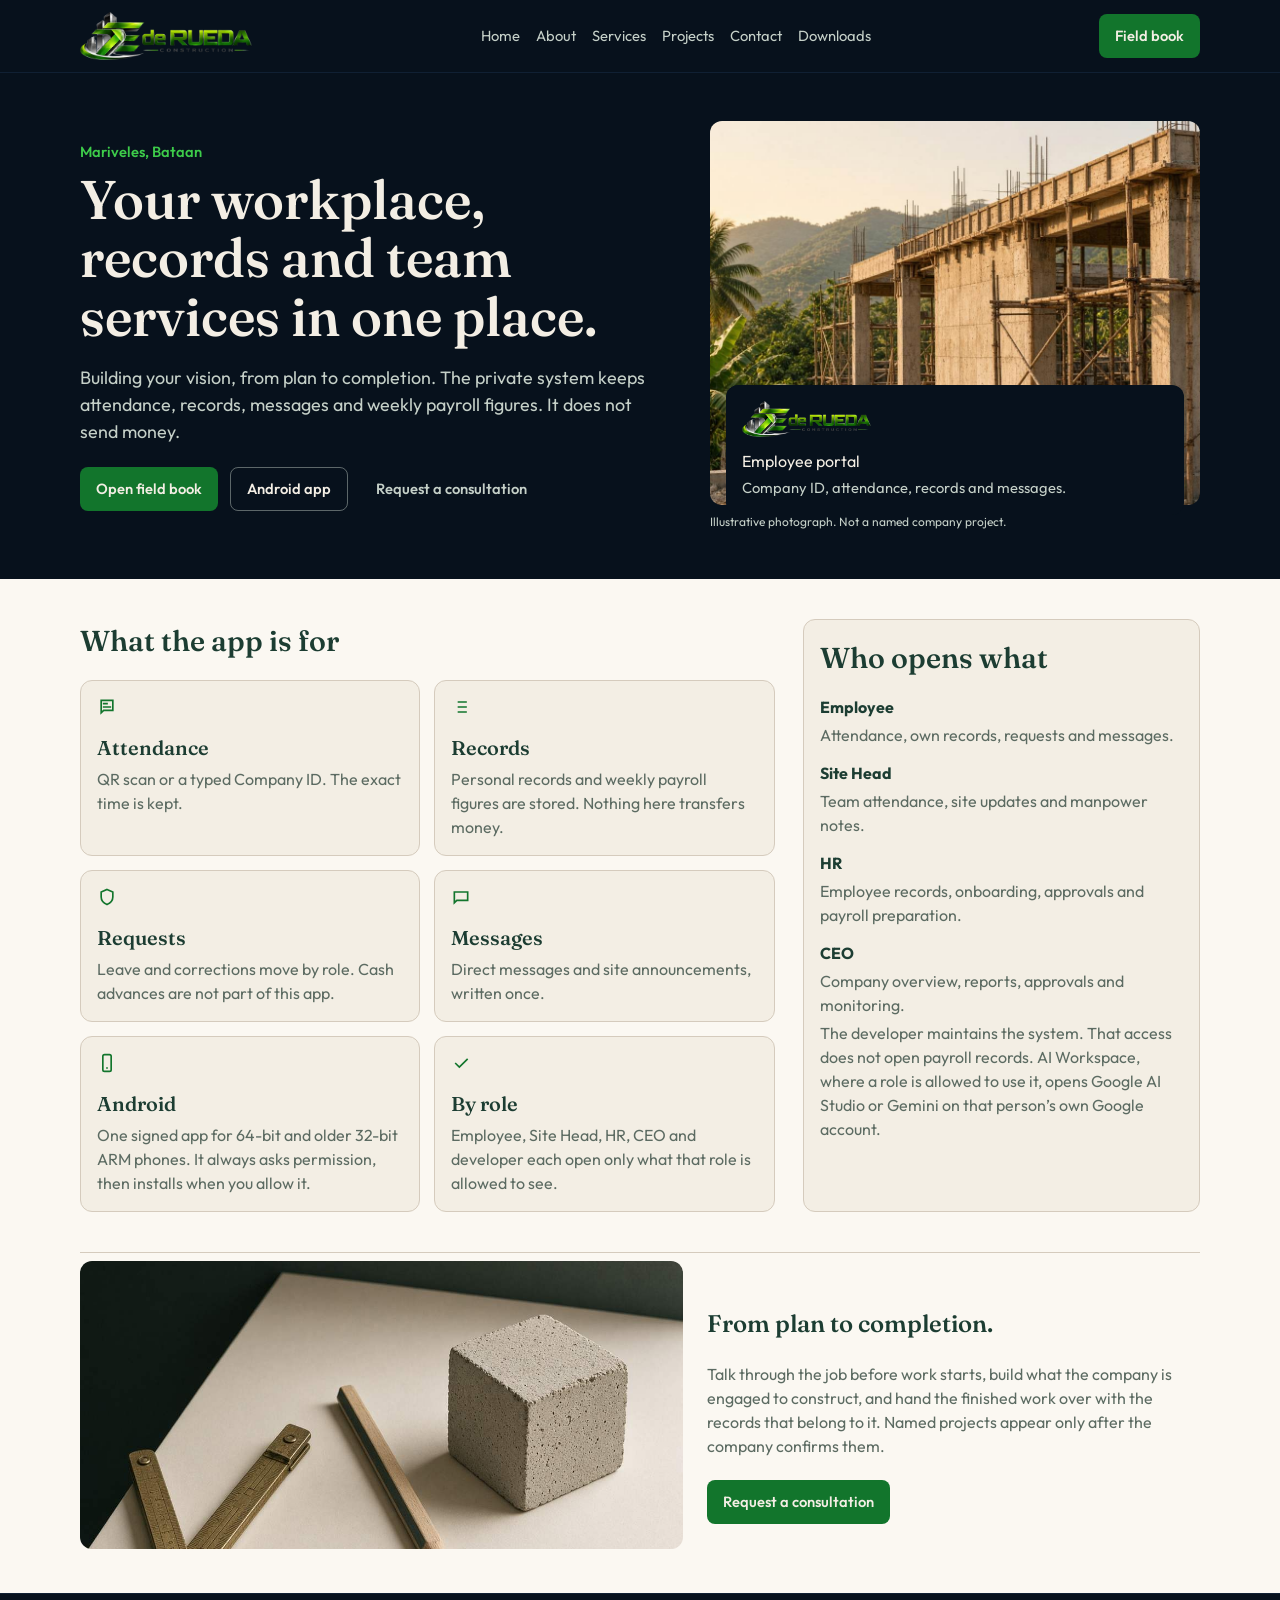
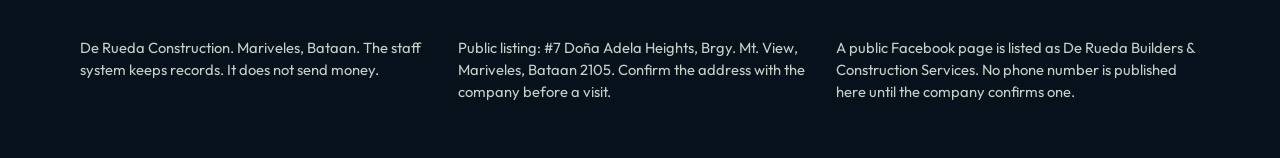
<file: site/index.html>
<!DOCTYPE html>
<html lang="en">
<head>
  <meta charset="utf-8" />
  <meta name="viewport" content="width=device-width, initial-scale=1" />
  <title>De Rueda Construction</title>
  <meta name="description" content="De Rueda Construction, Mariveles, Bataan. Workplace records, attendance and the Android field app. The system does not send money." />
  <meta name="theme-color" content="#07111c" />
  <link rel="icon" href="favicon.svg" />
  <meta property="og:title" content="De Rueda Construction" />
  <meta property="og:description" content="Workplace records, attendance and the Android field app. The system does not send money." />
  <meta property="og:image" content="og.jpg" />
  <meta property="og:type" content="website" />
  <link rel="preconnect" href="https://fonts.googleapis.com" />
  <link rel="preconnect" href="https://fonts.gstatic.com" crossorigin />
  <link href="https://fonts.googleapis.com/css2?family=Fraunces:opsz,wght@9..144,500;9..144,600&family=Outfit:wght@400;500;600&display=swap" rel="stylesheet" />
  <link rel="stylesheet" href="styles.css" />
</head>
<body>

<header class="bar">
  <div class="wrap">
    <div class="bar-row">
      <a class="brand" href="index.html" aria-label="De Rueda Construction">
        <img class="logo" src="brand/logo.webp" alt="De Rueda Construction" />
      </a>
      <nav class="desk">
        <a href="index.html">Home</a>
        <a href="about.html">About</a>
        <a href="services.html">Services</a>
        <a href="projects.html">Projects</a>
        <a href="contact.html">Contact</a>
        <a href="downloads.html">Downloads</a>
      </nav>
      <a class="btn gloss" href="field/index.html">Field book</a>
    </div>
    <nav class="mobile">
      <a href="index.html">Home</a>
      <a href="about.html">About</a>
      <a href="services.html">Services</a>
      <a href="projects.html">Projects</a>
      <a href="contact.html">Contact</a>
      <a href="downloads.html">Downloads</a>
      <a href="field/index.html">Field book</a>
    </nav>
  </div>
</header>

<main>
  <section class="hero">
    <div class="wrap hero-grid">
      <div>
        <p class="kicker">Mariveles, Bataan</p>
        <h1>Your workplace, records and team services in one place.</h1>
        <p class="lead">Building your vision, from plan to completion. The private system keeps attendance, records, messages and weekly payroll figures. It does not send money.</p>
        <div class="actions">
          <a class="btn gloss" href="field/index.html">Open field book</a>
          <a class="btn ghost" href="downloads.html">Android app</a>
          <a class="btn text" href="contact.html">Request a consultation</a>
        </div>
      </div>
      <figure class="shot">
        <img class="photo" src="images/site-dusk.jpg" alt="Timber formwork and scaffolding on a low building at dusk, with hills behind" />
        <div class="float">
          <img class="logo" src="brand/logo.webp" alt="De Rueda Construction" />
          <p>Employee portal</p>
          <p class="sub">Company ID, attendance, records and messages.</p>
        </div>
        <figcaption>Illustrative photograph. Not a named company project.</figcaption>
      </figure>
    </div>
  </section>

  <section class="wrap home-grid">
    <div>
      <h2>What the app is for</h2>
      <ul class="points">
        <li>
          <svg class="mark" viewBox="0 0 24 24" fill="none" stroke="currentColor" stroke-width="2" aria-hidden="true"><path d="M7 12h10M7 8h6M5 4h14v12H8l-3 3z"/></svg>
          <h3>Attendance</h3>
          <p class="muted">QR scan or a typed Company ID. The exact time is kept.</p>
        </li>
        <li>
          <svg class="mark" viewBox="0 0 24 24" fill="none" stroke="currentColor" stroke-width="2" aria-hidden="true"><path d="M8 6h11M8 12h11M8 18h11M4 6h.01M4 12h.01M4 18h.01"/></svg>
          <h3>Records</h3>
          <p class="muted">Personal records and weekly payroll figures are stored. Nothing here transfers money.</p>
        </li>
        <li>
          <svg class="mark" viewBox="0 0 24 24" fill="none" stroke="currentColor" stroke-width="2" aria-hidden="true"><path d="M12 3l7 3v6c0 5-3.5 7.5-7 9-3.5-1.5-7-4-7-9V6z"/></svg>
          <h3>Requests</h3>
          <p class="muted">Leave and corrections move by role. Cash advances are not part of this app.</p>
        </li>
        <li>
          <svg class="mark" viewBox="0 0 24 24" fill="none" stroke="currentColor" stroke-width="2" aria-hidden="true"><path d="M4 6h16v10H7l-3 3z"/></svg>
          <h3>Messages</h3>
          <p class="muted">Direct messages and site announcements, written once.</p>
        </li>
        <li>
          <svg class="mark" viewBox="0 0 24 24" fill="none" stroke="currentColor" stroke-width="2" aria-hidden="true"><rect x="7" y="2" width="10" height="20" rx="2"/><path d="M11 18h2"/></svg>
          <h3>Android</h3>
          <p class="muted">One signed app for 64-bit and older 32-bit ARM phones. It always asks permission, then installs when you allow it.</p>
        </li>
        <li>
          <svg class="mark" viewBox="0 0 24 24" fill="none" stroke="currentColor" stroke-width="2" aria-hidden="true"><path d="M5 12l5 5L20 7"/></svg>
          <h3>By role</h3>
          <p class="muted">Employee, Site Head, HR, CEO and developer each open only what that role is allowed to see.</p>
        </li>
      </ul>
    </div>
    <aside class="roles">
      <h2>Who opens what</h2>
      <ul>
        <li><strong>Employee</strong><p class="muted">Attendance, own records, requests and messages.</p></li>
        <li><strong>Site Head</strong><p class="muted">Team attendance, site updates and manpower notes.</p></li>
        <li><strong>HR</strong><p class="muted">Employee records, onboarding, approvals and payroll preparation.</p></li>
        <li><strong>CEO</strong><p class="muted">Company overview, reports, approvals and monitoring.</p></li>
      </ul>
      <p class="muted">The developer maintains the system. That access does not open payroll records. AI Workspace, where a role is allowed to use it, opens Google AI Studio or Gemini on that person’s own Google account.</p>
    </aside>
  </section>

  <section class="wrap close">
    <img src="images/materials.jpg" alt="Brass ruler, pencil and a concrete cube on cream paper" />
    <div>
      <h2>From plan to completion.</h2>
      <p class="muted">Talk through the job before work starts, build what the company is engaged to construct, and hand the finished work over with the records that belong to it. Named projects appear only after the company confirms them.</p>
      <div class="actions">
        <a class="btn gloss" href="contact.html">Request a consultation</a>
      </div>
    </div>
  </section>
</main>

<footer>
  <div class="wrap foot">
    <p>De Rueda Construction. Mariveles, Bataan. The staff system keeps records. It does not send money.</p>
    <p>Public listing: #7 Doña Adela Heights, Brgy. Mt. View, Mariveles, Bataan 2105. Confirm the address with the company before a visit.</p>
    <p>A public Facebook page is listed as De Rueda Builders & Construction Services. No phone number is published here until the company confirms one.</p>
  </div>
</footer>

</body>
</html>
</file>
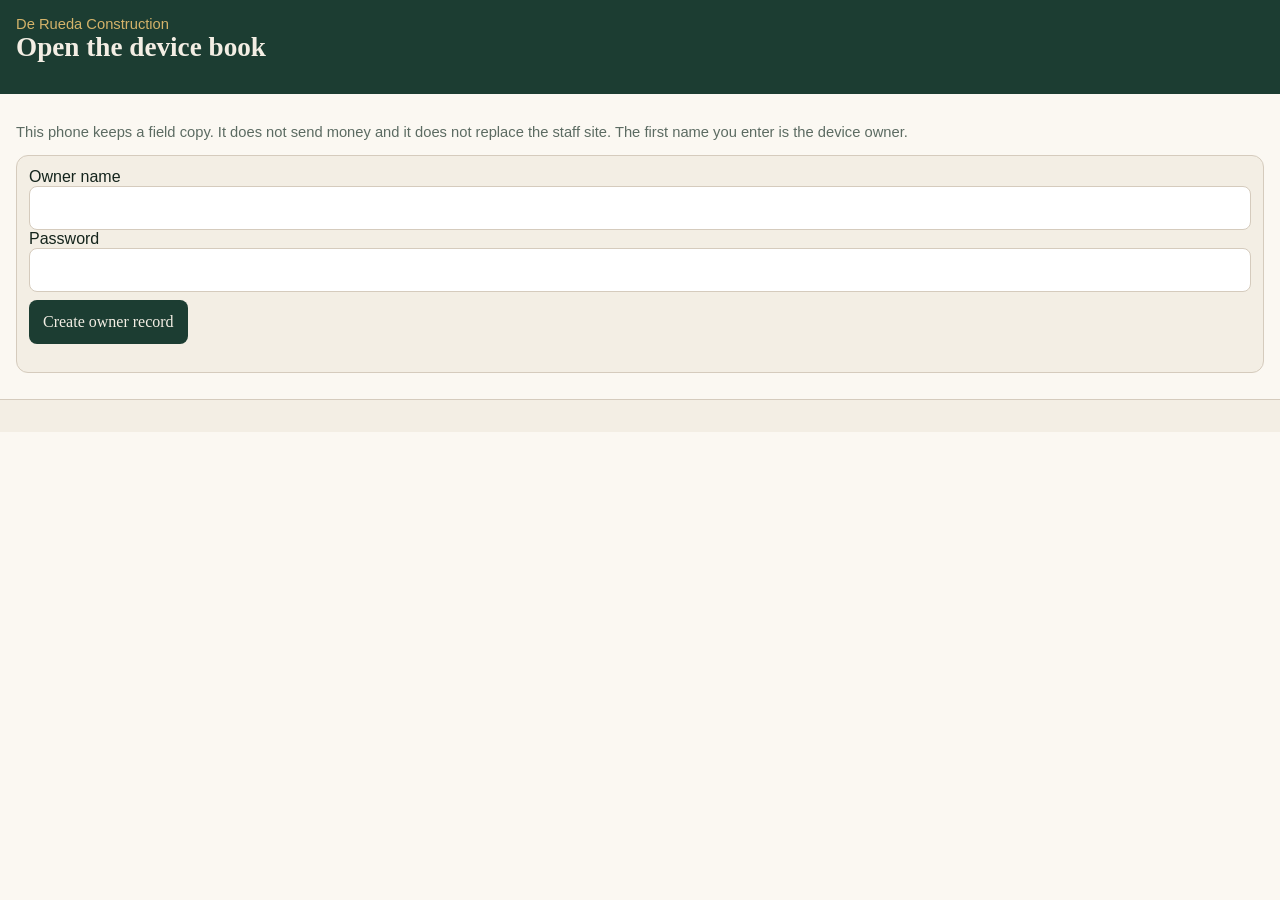
<file: site/field/index.html>
<!DOCTYPE html>
<html lang="en">
<head>
  <meta charset="utf-8" />
  <meta name="viewport" content="width=device-width, initial-scale=1" />
  <title>De Rueda</title>
  <style>
    :root { color-scheme: light; --ink:#14241c; --forest:#1c3d32; --brass:#a6843d; --paper:#fbf8f2; --cream:#f3eee4; --line:#d5cbbd; --muted:#5c6b62; --danger:#8d3b32; }
    * { box-sizing: border-box; }
    body { margin: 0; font-family: Georgia, "Times New Roman", serif; background: var(--paper); color: var(--ink); }
    header, main, nav { padding: 16px; }
    header { background: var(--forest); color: var(--cream); }
    h1 { font-size: 1.7rem; margin: 0; }
    p, label { font-family: "Segoe UI", sans-serif; }
    button, input, select { font: inherit; min-height: 44px; }
    button { background: var(--forest); color: var(--cream); border: 0; border-radius: 8px; padding: 0 14px; }
    button.alt { background: transparent; color: var(--forest); border: 1px solid var(--line); }
    input, select, textarea { width: 100%; border: 1px solid var(--line); border-radius: 8px; padding: 8px; background: white; }
    nav { position: sticky; bottom: 0; display: flex; gap: 6px; background: var(--cream); border-top: 1px solid var(--line); }
    nav button { flex: 1; background: transparent; color: var(--forest); padding: 8px 0; }
    .card { background: var(--cream); border: 1px solid var(--line); border-radius: 12px; padding: 12px; margin: 10px 0; }
    .muted { color: var(--muted); font-size: 0.92rem; }
    .err { color: var(--danger); }
    .row { display: flex; gap: 8px; margin: 8px 0; }
  </style>
</head>
<body>
  <header>
    <p class="muted" style="color:#d4b36a;margin:0">De Rueda Construction</p>
    <h1 id="title">Field record book</h1>
    <p id="who" class="muted" style="color:#e7dfd0"></p>
  </header>
  <main id="app"></main>
  <nav id="nav" hidden></nav>
  <script>
    const KEY = "drc-field-v1";
    const empty = () => ({ owner: null, sites: [], people: [], attendance: [], deductions: [] });
    let db = load();
    let session = false;
    let tab = "home";

    function load() {
      try { return JSON.parse(localStorage.getItem(KEY)) || empty(); } catch (e) { return empty(); }
    }
    function save() { localStorage.setItem(KEY, JSON.stringify(db)); }
    function pesos(c) { return "PHP " + (c / 100).toFixed(2); }
    function id() {
      const a = "ABCDEFGHJKLMNPQRSTUVWXYZ23456789";
      let s = "DRC-";
      const b = crypto.getRandomValues(new Uint8Array(6));
      for (const n of b) s += a[n % a.length];
      return s;
    }
    async function hash(password, salt) {
      const data = new TextEncoder().encode(salt + ":" + password);
      const buf = await crypto.subtle.digest("SHA-256", data);
      return [...new Uint8Array(buf)].map((x) => x.toString(16).padStart(2, "0")).join("");
    }
    function monday(iso) {
      const [y, m, d] = iso.split("-").map(Number);
      const dt = new Date(Date.UTC(y, m - 1, d));
      const day = dt.getUTCDay();
      dt.setUTCDate(dt.getUTCDate() + (day === 0 ? -6 : 1 - day));
      return dt.toISOString().slice(0, 10);
    }
    function today() {
      return new Intl.DateTimeFormat("en-CA", { timeZone: "Asia/Manila", year: "numeric", month: "2-digit", day: "2-digit" }).format(new Date());
    }
    function stamp() { return new Date().toISOString(); }
    function el(html) { app.innerHTML = html; bind(); }
    const app = document.getElementById("app");

    function render() {
      document.getElementById("nav").hidden = !session;
      if (!db.owner) return setup();
      if (!session) return unlock();
      document.getElementById("who").textContent = db.owner.name + " · " + db.owner.companyId;
      document.getElementById("nav").innerHTML = ["home","people","sites","attendance","payroll","backup"].map((t) => `<button data-tab="${t}">${t}</button>`).join("");
      if (tab === "home") home();
      if (tab === "people") people();
      if (tab === "sites") sites();
      if (tab === "attendance") attendance();
      if (tab === "payroll") payroll();
      if (tab === "backup") backup();
    }
    function bind() {
      document.querySelectorAll("[data-tab]").forEach((b) => b.onclick = () => { tab = b.dataset.tab; render(); });
      document.querySelectorAll("form[data-action]").forEach((f) => f.onsubmit = (e) => { e.preventDefault(); actions[f.dataset.action](new FormData(f), e.submitter); });
    }

    function setup() {
      document.getElementById("title").textContent = "Open the device book";
      el(`<p class="muted">This phone keeps a field copy. It does not send money and it does not replace the staff site. The first name you enter is the device owner.</p>
        <form data-action="setup" class="card">
          <label>Owner name<input name="name" required></label>
          <label>Password<input name="password" type="password" minlength="8" required></label>
          <div class="row"><button>Create owner record</button></div>
          <p class="err" id="err"></p>
        </form>`);
    }
    function unlock() {
      document.getElementById("title").textContent = "Locked";
      el(`<form data-action="unlock" class="card"><label>Password<input name="password" type="password" required></label><div class="row"><button>Open</button></div><p class="err" id="err"></p></form>`);
    }
    function home() {
      const last = db.attendance.filter((a) => a.companyId === db.owner.companyId).at(-1);
      el(`<div class="card"><p class="muted">Today ${today()}</p><p>${last ? last.action.toUpperCase() + " · " + last.occurredAt : "No attendance yet"}</p><p class="muted">${db.people.length} people · ${db.sites.length} sites</p></div>
        <p class="muted">Shared company records stay on the staff website. Use Backup when you want the CEO to import this phone's file.</p>`);
    }
    function sites() {
      el(`<form data-action="site" class="card"><label>Site name<input name="name" required></label><label>Type<select name="kind"><option value="project">Project site</option><option value="office">Office-based</option></select></label><button>Create site</button></form>
        ${db.sites.map((s) => `<div class="card"><strong>${s.name}</strong><p class="muted">${s.kind} · ${s.status} · ${s.id}</p></div>`).join("") || `<p class="muted">No sites yet.</p>`}`);
    }
    function people() {
      const options = db.sites.filter((s) => s.status === "active").map((s) => `<option value="${s.id}">${s.name}</option>`).join("");
      el(`<form data-action="person" class="card"><label>Name<input name="name" required></label><label>Job<input name="job" required></label><label>Site<select name="site">${options}</select></label><label>Class<select name="pay"><option value="daily">Daily</option><option value="hourly">Hourly</option></select></label><label>Rate, pesos<input name="rate" type="number" min="0" step="0.01"></label><button>Register</button><p class="err" id="err"></p></form>
        ${db.people.map((p) => `<div class="card"><strong>${p.fullName}</strong><p class="muted">${p.companyId} · ${p.role} · ${p.payClass} ${pesos(p.payClass === "hourly" ? p.hourlyRateCentavos : p.dailyRateCentavos)}</p></div>`).join("")}`);
    }
    function attendance() {
      const people = db.people.map((p) => `<option value="${p.companyId}">${p.fullName} · ${p.companyId}</option>`).join("");
      const sites = db.sites.filter((s) => s.status === "active").map((s) => `<option value="${s.id}">${s.name}</option>`).join("");
      const rows = db.attendance.slice().reverse().slice(0, 20).map((a) => `<div class="card">${a.companyId} · ${a.action} · ${a.occurredAt}</div>`).join("");
      el(`<form data-action="attend" class="card"><label>Person<select name="companyId">${people}</select></label><label>Site<select name="siteId">${sites}</select></label><div class="row"><button name="action" value="in">Check in</button><button class="alt" name="action" value="out">Check out</button></div><p class="err" id="err"></p></form>${rows || `<p class="muted">No events yet.</p>`}`);
    }
    function payroll() {
      el(`<form data-action="pay" class="card"><label>Any day in the week<input name="day" type="date" required></label><label><input name="ot" type="checkbox"> Include reviewed overtime</label><button>Prepare week</button><p class="muted">Draft rules: daily rate for a completed day, overtime after 8 hours at 125% only if you include it. Deductions are not guessed. This does not move money.</p><p class="err" id="err"></p></form>
        ${(db.payroll || []).map((r) => `<div class="card">${r.companyId} · ${r.week} · net ${pesos(r.net)}</div>`).join("")}`);
    }
    function backup() {
      el(`<div class="card"><p class="muted">CEO can import this file on the staff site. Rates are included because this is the owner's device copy.</p><button data-action="export" type="button">Download backup</button></div>`);
      const b = document.querySelector("[data-action=export]");
      if (b) b.onclick = () => {
        const file = { format: "drc-backup-1", exportedAt: new Date().toISOString(), sites: db.sites, people: db.people.map(({ companyId, fullName, role, status, siteId, jobTitle, payClass, dailyRateCentavos, hourlyRateCentavos }) => ({ companyId, fullName, role, status, siteId, jobTitle, payClass, dailyRateCentavos, hourlyRateCentavos })), attendance: db.attendance };
        const blob = new Blob([JSON.stringify(file, null, 2)], { type: "application/json" });
        const a = document.createElement("a");
        a.href = URL.createObjectURL(blob);
        a.download = "de-rueda-field-backup.json";
        a.click();
      };
    }

    const actions = {
      async setup(form) {
        const salt = [...crypto.getRandomValues(new Uint8Array(16))].map((x) => x.toString(16).padStart(2, "0")).join("");
        const password = await hash(form.get("password"), salt);
        const companyId = id();
        db.owner = { name: form.get("name"), companyId, salt, password };
        db.people.push({ companyId, fullName: form.get("name"), role: "ceo", status: "active", siteId: null, jobTitle: "Chief Executive Officer", payClass: "daily", dailyRateCentavos: 0, hourlyRateCentavos: 0 });
        save(); session = true; render();
      },
      async unlock(form) {
        const got = await hash(form.get("password"), db.owner.salt);
        if (got !== db.owner.password) { document.getElementById("err").textContent = "That password does not match."; return; }
        session = true; render();
      },
      site(form) {
        db.sites.push({ id: "SITE-" + id().slice(4), name: form.get("name"), kind: form.get("kind"), status: "active" });
        save(); render();
      },
      person(form) {
        if (!db.sites.length) { document.getElementById("err").textContent = "Create a site first."; return; }
        const rate = Math.round(Number(form.get("rate") || 0) * 100);
        const payClass = form.get("pay");
        db.people.push({ companyId: id(), fullName: form.get("name"), role: "employee", status: "active", siteId: form.get("site"), jobTitle: form.get("job"), payClass, dailyRateCentavos: payClass === "daily" ? rate : 0, hourlyRateCentavos: payClass === "hourly" ? rate : 0 });
        save(); render();
      },
      attend(form, button) {
        const action = button && button.value === "out" ? "out" : "in";
        const companyId = form.get("companyId");
        const last = [...db.attendance].reverse().find((a) => a.companyId === companyId);
        if (last && last.action === action) { document.getElementById("err").textContent = action === "in" ? "Already checked in." : "Already checked out."; return; }
        if (action === "out" && (!last || last.action !== "in")) { document.getElementById("err").textContent = "Check in first."; return; }
        db.attendance.push({ id: crypto.randomUUID(), companyId, siteId: form.get("siteId"), action, occurredAt: stamp(), method: "manual" });
        save(); render();
      },
      pay(form) {
        const week = monday(form.get("day") || today());
        const includeOt = form.get("ot") === "on";
        db.payroll = db.payroll || [];
        for (const person of db.people) {
          const events = db.attendance.filter((a) => a.companyId === person.companyId && a.occurredAt.slice(0, 10) >= week);
          if (!events.length) continue;
          const daily = person.payClass === "daily" ? person.dailyRateCentavos : 0;
          const hours = Math.min(8, events.filter((e) => e.action === "in").length * 8);
          const regular = person.payClass === "hourly" ? hours * person.hourlyRateCentavos : daily * events.filter((e) => e.action === "in").length;
          const net = regular;
          db.payroll.push({ companyId: person.companyId, week, net, note: includeOt ? "Overtime review included as zero until an out time is paired." : "Overtime not included." });
        }
        save(); render();
      }
    };
    render();
  </script>
</body>
</html>
</file>
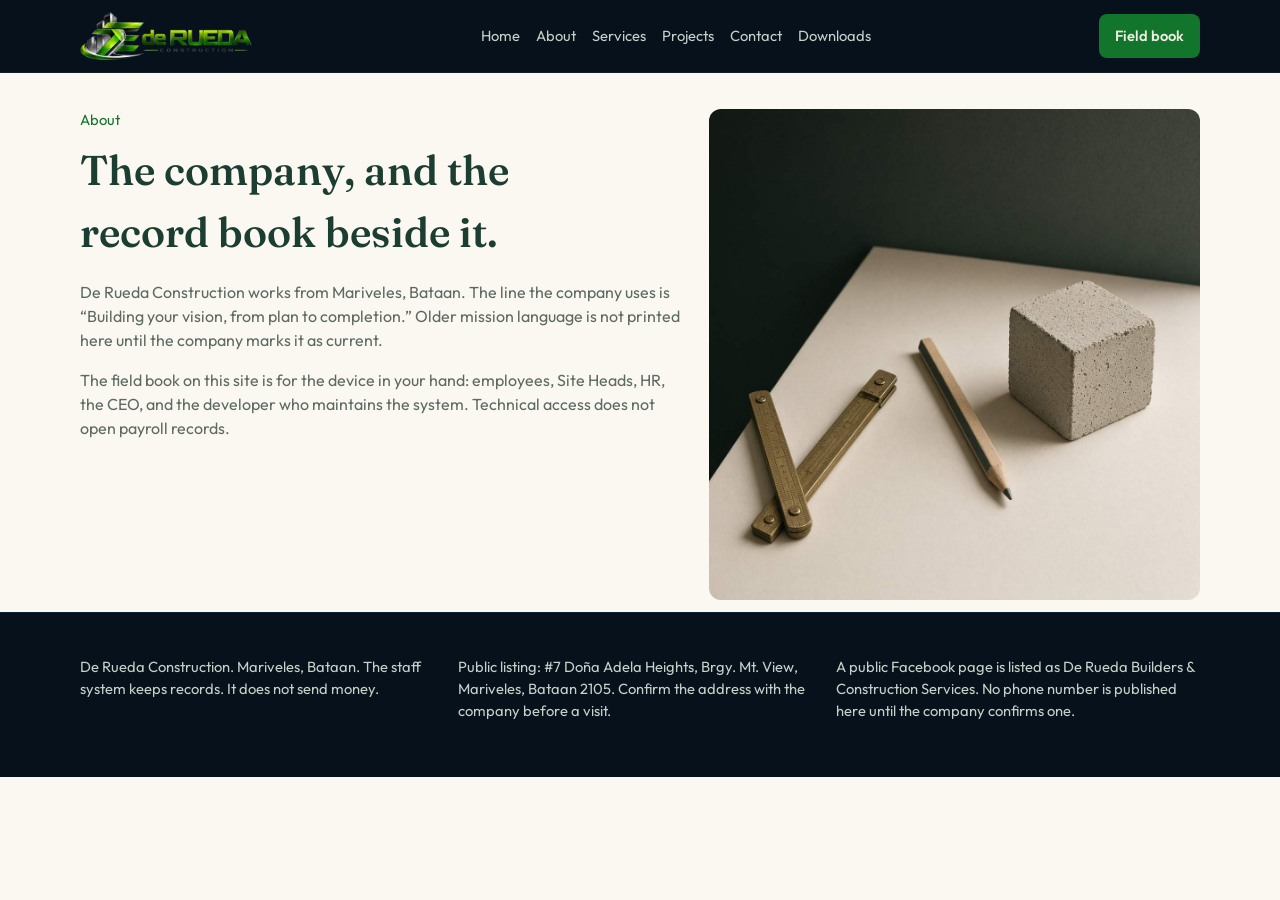
<file: site/about.html>
<!DOCTYPE html>
<html lang="en">
<head>
  <meta charset="utf-8" />
  <meta name="viewport" content="width=device-width, initial-scale=1" />
  <meta name="theme-color" content="#07111c" />
  <title>About · De Rueda Construction</title>
  <meta name="description" content="De Rueda Construction, Mariveles, Bataan. Public site, field record book, and Android install." />
  <link rel="icon" href="favicon.svg" />
  <link rel="preconnect" href="https://fonts.googleapis.com" />
  <link rel="preconnect" href="https://fonts.gstatic.com" crossorigin />
  <link href="https://fonts.googleapis.com/css2?family=Fraunces:opsz,wght@9..144,500;9..144,600&family=Outfit:wght@400;500;600&display=swap" rel="stylesheet" />
  <link rel="stylesheet" href="styles.css" />
</head>
<body>

<header class="bar">
  <div class="wrap">
    <div class="bar-row">
      <a class="brand" href="index.html" aria-label="De Rueda Construction">
        <img class="logo" src="brand/logo.webp" alt="De Rueda Construction" />
      </a>
      <nav class="desk">
        <a href="index.html">Home</a>
        <a href="about.html">About</a>
        <a href="services.html">Services</a>
        <a href="projects.html">Projects</a>
        <a href="contact.html">Contact</a>
        <a href="downloads.html">Downloads</a>
      </nav>
      <a class="btn gloss" href="field/index.html">Field book</a>
    </div>
    <nav class="mobile">
      <a href="index.html">Home</a>
      <a href="about.html">About</a>
      <a href="services.html">Services</a>
      <a href="projects.html">Projects</a>
      <a href="contact.html">Contact</a>
      <a href="downloads.html">Downloads</a>
      <a href="field/index.html">Field book</a>
    </nav>
  </div>
</header>

<main class="wrap page split">
  <div>
    <p class="kicker">About</p>
    <h1>The company, and the record book beside it.</h1>
    <p class="muted">De Rueda Construction works from Mariveles, Bataan. The line the company uses is “Building your vision, from plan to completion.” Older mission language is not printed here until the company marks it as current.</p>
    <p class="muted">The field book on this site is for the device in your hand: employees, Site Heads, HR, the CEO, and the developer who maintains the system. Technical access does not open payroll records.</p>
  </div>
  <img src="images/materials.jpg" alt="Brass ruler, pencil and a concrete cube on cream paper" style="border-radius:12px;width:100%;object-fit:cover" />
</main>

<footer>
  <div class="wrap foot">
    <p>De Rueda Construction. Mariveles, Bataan. The staff system keeps records. It does not send money.</p>
    <p>Public listing: #7 Doña Adela Heights, Brgy. Mt. View, Mariveles, Bataan 2105. Confirm the address with the company before a visit.</p>
    <p>A public Facebook page is listed as De Rueda Builders & Construction Services. No phone number is published here until the company confirms one.</p>
  </div>
</footer>

</body></html>
</file>
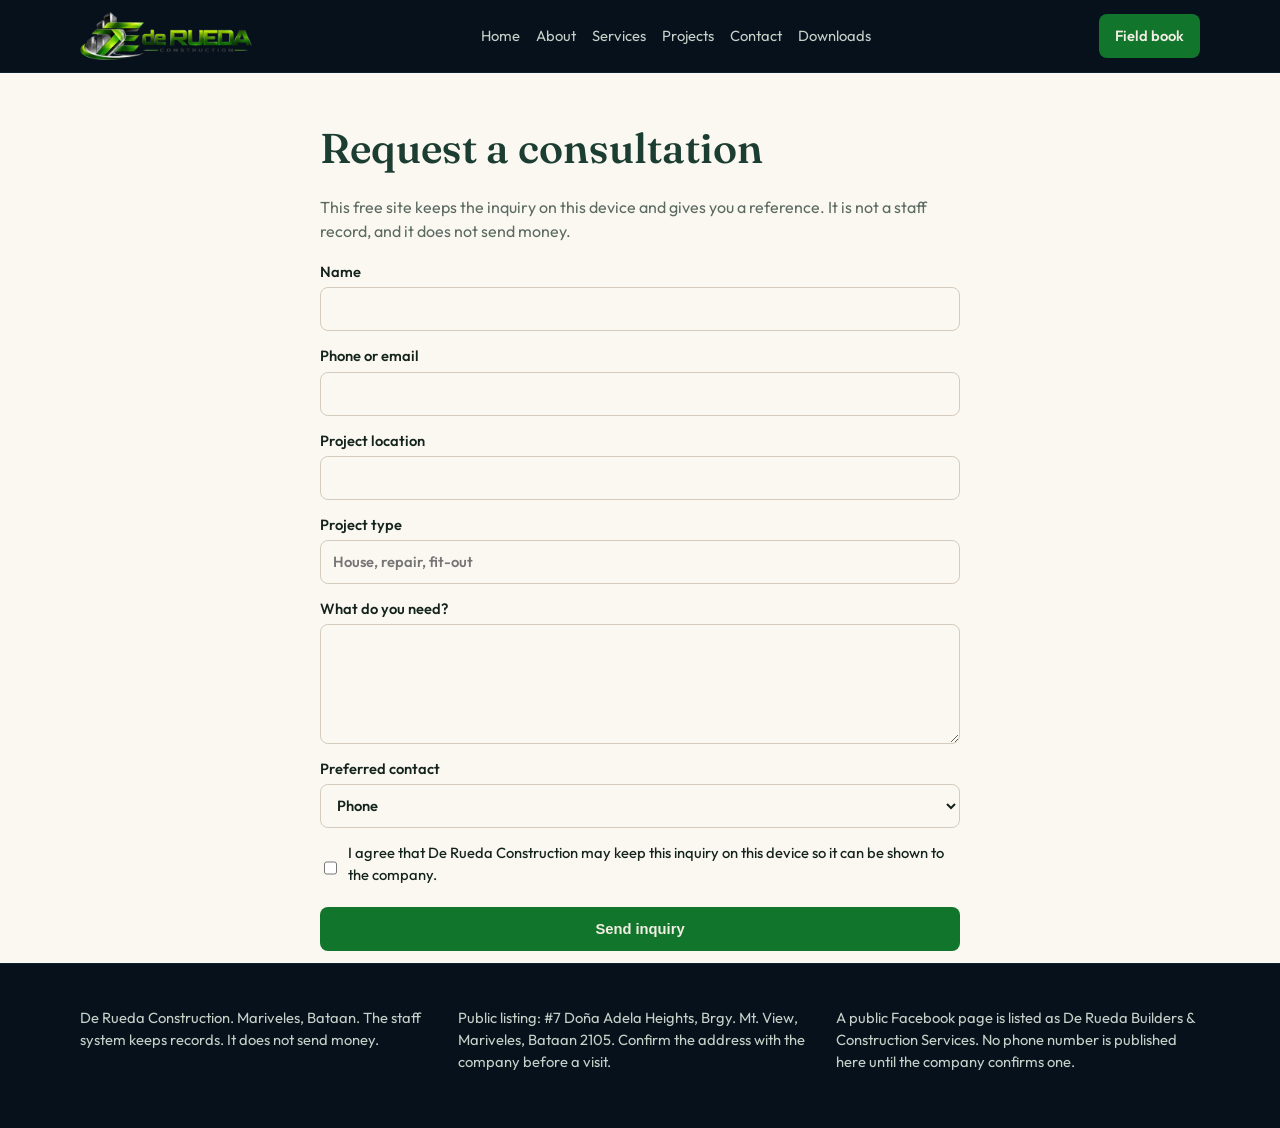
<file: site/contact.html>
<!DOCTYPE html>
<html lang="en">
<head>
  <meta charset="utf-8" />
  <meta name="viewport" content="width=device-width, initial-scale=1" />
  <meta name="theme-color" content="#07111c" />
  <title>Contact · De Rueda Construction</title>
  <meta name="description" content="De Rueda Construction, Mariveles, Bataan. Public site, field record book, and Android install." />
  <link rel="icon" href="favicon.svg" />
  <link rel="preconnect" href="https://fonts.googleapis.com" />
  <link rel="preconnect" href="https://fonts.gstatic.com" crossorigin />
  <link href="https://fonts.googleapis.com/css2?family=Fraunces:opsz,wght@9..144,500;9..144,600&family=Outfit:wght@400;500;600&display=swap" rel="stylesheet" />
  <link rel="stylesheet" href="styles.css" />
</head>
<body>

<header class="bar">
  <div class="wrap">
    <div class="bar-row">
      <a class="brand" href="index.html" aria-label="De Rueda Construction">
        <img class="logo" src="brand/logo.webp" alt="De Rueda Construction" />
      </a>
      <nav class="desk">
        <a href="index.html">Home</a>
        <a href="about.html">About</a>
        <a href="services.html">Services</a>
        <a href="projects.html">Projects</a>
        <a href="contact.html">Contact</a>
        <a href="downloads.html">Downloads</a>
      </nav>
      <a class="btn gloss" href="field/index.html">Field book</a>
    </div>
    <nav class="mobile">
      <a href="index.html">Home</a>
      <a href="about.html">About</a>
      <a href="services.html">Services</a>
      <a href="projects.html">Projects</a>
      <a href="contact.html">Contact</a>
      <a href="downloads.html">Downloads</a>
      <a href="field/index.html">Field book</a>
    </nav>
  </div>
</header>

<main class="wrap page" style="max-width:640px">
  <h1>Request a consultation</h1>
  <p class="muted">This free site keeps the inquiry on this device and gives you a reference. It is not a staff record, and it does not send money.</p>
  <div id="sent" class="note" hidden></div>
  <form id="inquiry">
    <label>Name<input name="fullName" required /></label>
    <label>Phone or email<input name="contact" required /></label>
    <label>Project location<input name="location" /></label>
    <label>Project type<input name="projectType" placeholder="House, repair, fit-out" /></label>
    <label>What do you need?<textarea name="description" required></textarea></label>
    <label>Preferred contact
      <select name="preferred">
        <option value="phone">Phone</option>
        <option value="email">Email</option>
        <option value="either">Either</option>
      </select>
    </label>
    <label class="check"><input name="consent" type="checkbox" required /><span>I agree that De Rueda Construction may keep this inquiry on this device so it can be shown to the company.</span></label>
    <button class="btn gloss" type="submit">Send inquiry</button>
  </form>
</main>

<footer>
  <div class="wrap foot">
    <p>De Rueda Construction. Mariveles, Bataan. The staff system keeps records. It does not send money.</p>
    <p>Public listing: #7 Doña Adela Heights, Brgy. Mt. View, Mariveles, Bataan 2105. Confirm the address with the company before a visit.</p>
    <p>A public Facebook page is listed as De Rueda Builders & Construction Services. No phone number is published here until the company confirms one.</p>
  </div>
</footer>

<script>
const form = document.getElementById("inquiry");
form.addEventListener("submit", (event) => {
  event.preventDefault();
  const data = Object.fromEntries(new FormData(form).entries());
  const id = crypto.randomUUID();
  const all = JSON.parse(localStorage.getItem("drc-inquiries") || "[]");
  all.push({ id, at: new Date().toISOString(), ...data });
  localStorage.setItem("drc-inquiries", JSON.stringify(all));
  form.hidden = true;
  const sent = document.getElementById("sent");
  sent.hidden = false;
  sent.textContent = "Inquiry saved on this device. Reference " + id.slice(0, 8) + ".";
});
</script>

</body></html>
</file>
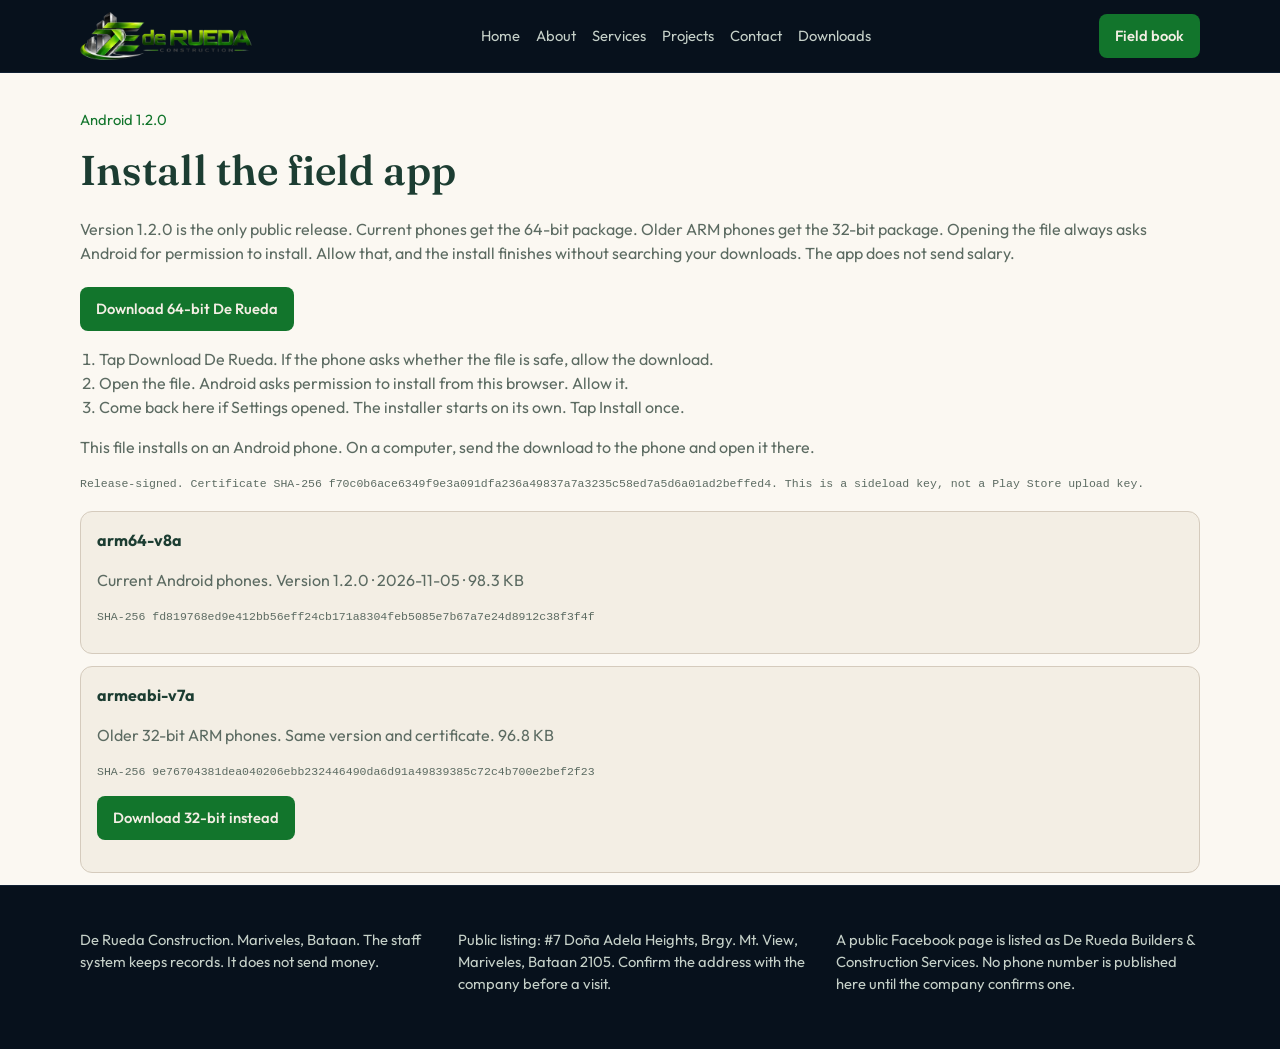
<file: site/downloads.html>
<!DOCTYPE html>
<html lang="en">
<head>
  <meta charset="utf-8" />
  <meta name="viewport" content="width=device-width, initial-scale=1" />
  <meta name="theme-color" content="#07111c" />
  <title>Android install · De Rueda Construction</title>
  <meta name="description" content="De Rueda Construction, Mariveles, Bataan. Public site, field record book, and Android install." />
  <link rel="icon" href="favicon.svg" />
  <link rel="preconnect" href="https://fonts.googleapis.com" />
  <link rel="preconnect" href="https://fonts.gstatic.com" crossorigin />
  <link href="https://fonts.googleapis.com/css2?family=Fraunces:opsz,wght@9..144,500;9..144,600&family=Outfit:wght@400;500;600&display=swap" rel="stylesheet" />
  <link rel="stylesheet" href="styles.css" />
</head>
<body>

<header class="bar">
  <div class="wrap">
    <div class="bar-row">
      <a class="brand" href="index.html" aria-label="De Rueda Construction">
        <img class="logo" src="brand/logo.webp" alt="De Rueda Construction" />
      </a>
      <nav class="desk">
        <a href="index.html">Home</a>
        <a href="about.html">About</a>
        <a href="services.html">Services</a>
        <a href="projects.html">Projects</a>
        <a href="contact.html">Contact</a>
        <a href="downloads.html">Downloads</a>
      </nav>
      <a class="btn gloss" href="field/index.html">Field book</a>
    </div>
    <nav class="mobile">
      <a href="index.html">Home</a>
      <a href="about.html">About</a>
      <a href="services.html">Services</a>
      <a href="projects.html">Projects</a>
      <a href="contact.html">Contact</a>
      <a href="downloads.html">Downloads</a>
      <a href="field/index.html">Field book</a>
    </nav>
  </div>
</header>

<main class="wrap page">
  <p class="kicker">Android 1.2.0</p>
  <h1>Install the field app</h1>
  <p class="muted">Version 1.2.0 is the only public release. Current phones get the 64-bit package. Older ARM phones get the 32-bit package. Opening the file always asks Android for permission to install. Allow that, and the install finishes without searching your downloads. The app does not send salary.</p>
  <p style="margin-top:22px"><a id="get" class="btn gloss" href="downloads/DeRueda-arm64-v8a.apk" download="DeRueda-arm64-v8a.apk">Download 64-bit De Rueda</a></p>
  <p id="asked" class="note" hidden>Android is asking permission to install this app. Allow installs from this browser. If the phone opened Settings, turn the switch on and come back. This page opens the installer again, and De Rueda installs once you confirm the name.</p>
  <p id="continuing" class="note" hidden>Permission is saved. The installer should be open now. Confirm De Rueda, tap Install, and Android finishes the rest.</p>
  <ol class="steps">
    <li>Tap Download De Rueda. If the phone asks whether the file is safe, allow the download.</li>
    <li>Open the file. Android asks permission to install from this browser. Allow it.</li>
    <li>Come back here if Settings opened. The installer starts on its own. Tap Install once.</li>
  </ol>
  <p id="desk" class="muted" hidden>This file installs on an Android phone. On a computer, send the download to the phone and open it there.</p>
  <p class="sha">Release-signed. Certificate SHA-256 f70c0b6ace6349f9e3a091dfa236a49837a7a3235c58ed7a5d6a01ad2beffed4. This is a sideload key, not a Play Store upload key.</p>
  <div class="panel" style="margin-top:18px">
    <strong style="color:#1c3d32">arm64-v8a</strong>
    <p class="muted">Current Android phones. Version 1.2.0 · 2026-11-05 · 98.3 KB</p>
    <p class="sha">SHA-256 fd819768ed9e412bb56eff24cb171a8304feb5085e7b67a7e24d8912c38f3f4f</p>
  </div>
  <div class="panel" style="margin-top:12px">
    <strong style="color:#1c3d32">armeabi-v7a</strong>
    <p class="muted">Older 32-bit ARM phones. Same version and certificate. 96.8 KB</p>
    <p class="sha">SHA-256 9e76704381dea040206ebb232446490da6d91a49839385c72c4b700e2bef2f23</p>
    <p><a id="alt" class="btn gloss" href="downloads/DeRueda-armeabi-v7a.apk" download="DeRueda-armeabi-v7a.apk">Download 32-bit instead</a></p>
  </div>
</main>

<footer>
  <div class="wrap foot">
    <p>De Rueda Construction. Mariveles, Bataan. The staff system keeps records. It does not send money.</p>
    <p>Public listing: #7 Doña Adela Heights, Brgy. Mt. View, Mariveles, Bataan 2105. Confirm the address with the company before a visit.</p>
    <p>A public Facebook page is listed as De Rueda Builders & Construction Services. No phone number is published here until the company confirms one.</p>
  </div>
</footer>

<script>
const KEY = "drc-apk-permit";
let HREF = "downloads/DeRueda-arm64-v8a.apk";
let NAME = "DeRueda-arm64-v8a.apk";
const android = /Android/i.test(navigator.userAgent);
if (/armeabi-v7a|armv7/i.test(navigator.userAgent)) {
  HREF = "downloads/DeRueda-armeabi-v7a.apk";
  NAME = "DeRueda-armeabi-v7a.apk";
  const button = document.getElementById("get");
  button.href = HREF;
  button.setAttribute("download", NAME);
  button.textContent = "Download 32-bit De Rueda";
}
if (!android) document.getElementById("desk").hidden = false;
function read() {
  try {
    const parsed = JSON.parse(sessionStorage.getItem(KEY) || "null");
    if (!parsed || (parsed.pass !== 1 && parsed.pass !== 2)) return null;
    if (Date.now() - parsed.at > 15 * 60 * 1000) { sessionStorage.removeItem(KEY); return null; }
    return parsed;
  } catch (e) { return null; }
}
function write(permit) {
  if (!permit) sessionStorage.removeItem(KEY);
  else sessionStorage.setItem(KEY, JSON.stringify(permit));
}
function show(phase) {
  document.getElementById("asked").hidden = phase !== "asked";
  document.getElementById("continuing").hidden = phase !== "continuing";
}
function resume(permit) {
  const href = permit.href || HREF;
  write({ href, pass: 2, at: Date.now() });
  show("continuing");
  location.assign(href);
}
const saved = read();
if (saved && saved.pass === 1) show("asked");
if (saved && saved.pass === 2) show("continuing");
if (android && saved && saved.pass === 1 && saved.at < performance.timeOrigin - 500) resume(saved);
let left = false;
document.addEventListener("visibilitychange", () => {
  if (document.visibilityState === "hidden") { if (read() && read().pass === 1) left = true; return; }
  if (!left || !android) return;
  left = false;
  const current = read();
  if (current && current.pass === 1) resume(current);
});
document.getElementById("get").addEventListener("click", (event) => {
  if (!android) return;
  event.preventDefault();
  write({ href: HREF, pass: 1, at: Date.now() });
  show("asked");
  const link = document.createElement("a");
  link.href = HREF;
  link.download = NAME;
  document.body.appendChild(link);
  link.click();
  link.remove();
});
</script>

</body></html>
</file>
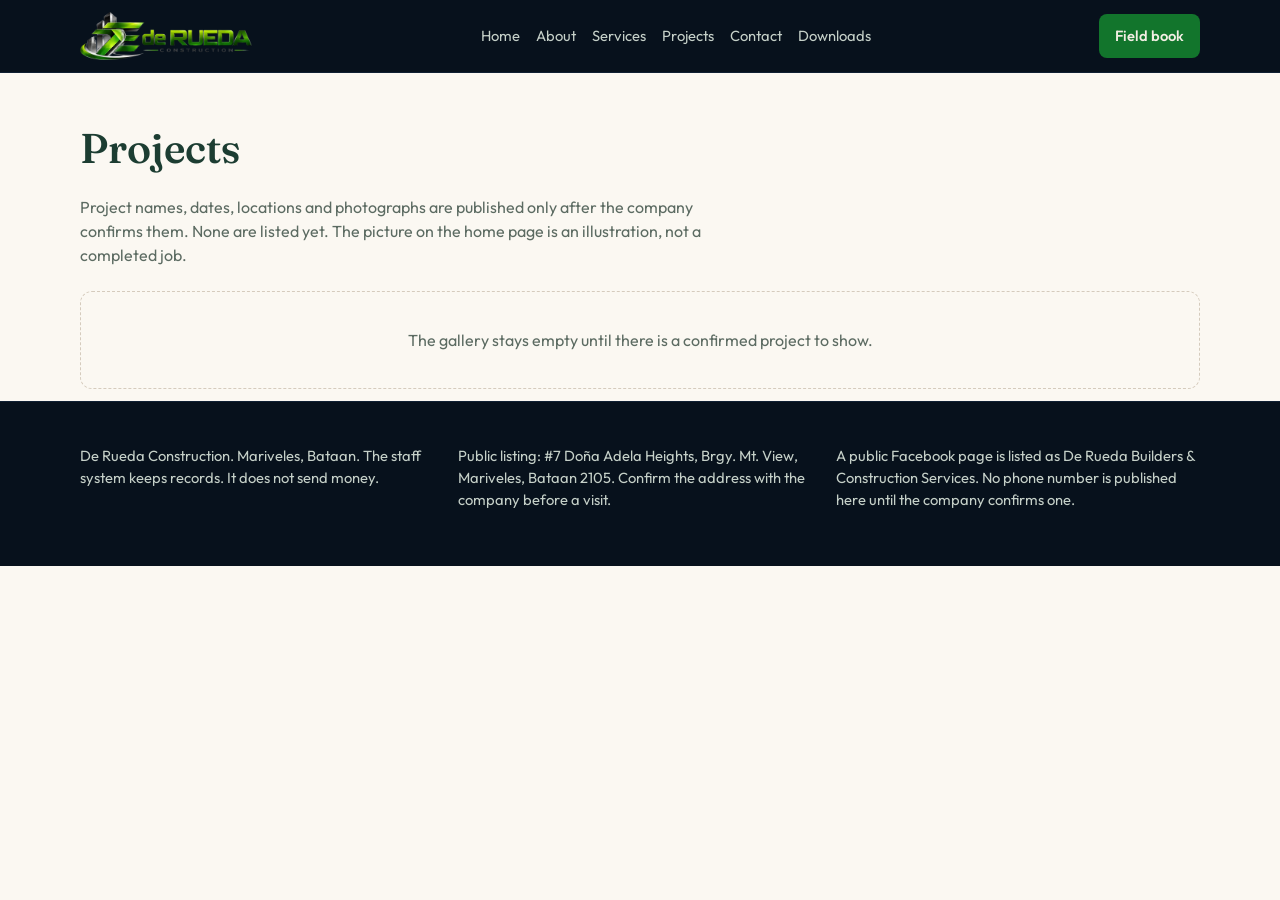
<file: site/projects.html>
<!DOCTYPE html>
<html lang="en">
<head>
  <meta charset="utf-8" />
  <meta name="viewport" content="width=device-width, initial-scale=1" />
  <meta name="theme-color" content="#07111c" />
  <title>Projects · De Rueda Construction</title>
  <meta name="description" content="De Rueda Construction, Mariveles, Bataan. Public site, field record book, and Android install." />
  <link rel="icon" href="favicon.svg" />
  <link rel="preconnect" href="https://fonts.googleapis.com" />
  <link rel="preconnect" href="https://fonts.gstatic.com" crossorigin />
  <link href="https://fonts.googleapis.com/css2?family=Fraunces:opsz,wght@9..144,500;9..144,600&family=Outfit:wght@400;500;600&display=swap" rel="stylesheet" />
  <link rel="stylesheet" href="styles.css" />
</head>
<body>

<header class="bar">
  <div class="wrap">
    <div class="bar-row">
      <a class="brand" href="index.html" aria-label="De Rueda Construction">
        <img class="logo" src="brand/logo.webp" alt="De Rueda Construction" />
      </a>
      <nav class="desk">
        <a href="index.html">Home</a>
        <a href="about.html">About</a>
        <a href="services.html">Services</a>
        <a href="projects.html">Projects</a>
        <a href="contact.html">Contact</a>
        <a href="downloads.html">Downloads</a>
      </nav>
      <a class="btn gloss" href="field/index.html">Field book</a>
    </div>
    <nav class="mobile">
      <a href="index.html">Home</a>
      <a href="about.html">About</a>
      <a href="services.html">Services</a>
      <a href="projects.html">Projects</a>
      <a href="contact.html">Contact</a>
      <a href="downloads.html">Downloads</a>
      <a href="field/index.html">Field book</a>
    </nav>
  </div>
</header>

<main class="wrap page">
  <h1>Projects</h1>
  <p class="muted" style="max-width:42rem">Project names, dates, locations and photographs are published only after the company confirms them. None are listed yet. The picture on the home page is an illustration, not a completed job.</p>
  <div class="empty" style="margin-top:24px">The gallery stays empty until there is a confirmed project to show.</div>
</main>

<footer>
  <div class="wrap foot">
    <p>De Rueda Construction. Mariveles, Bataan. The staff system keeps records. It does not send money.</p>
    <p>Public listing: #7 Doña Adela Heights, Brgy. Mt. View, Mariveles, Bataan 2105. Confirm the address with the company before a visit.</p>
    <p>A public Facebook page is listed as De Rueda Builders & Construction Services. No phone number is published here until the company confirms one.</p>
  </div>
</footer>

</body></html>
</file>
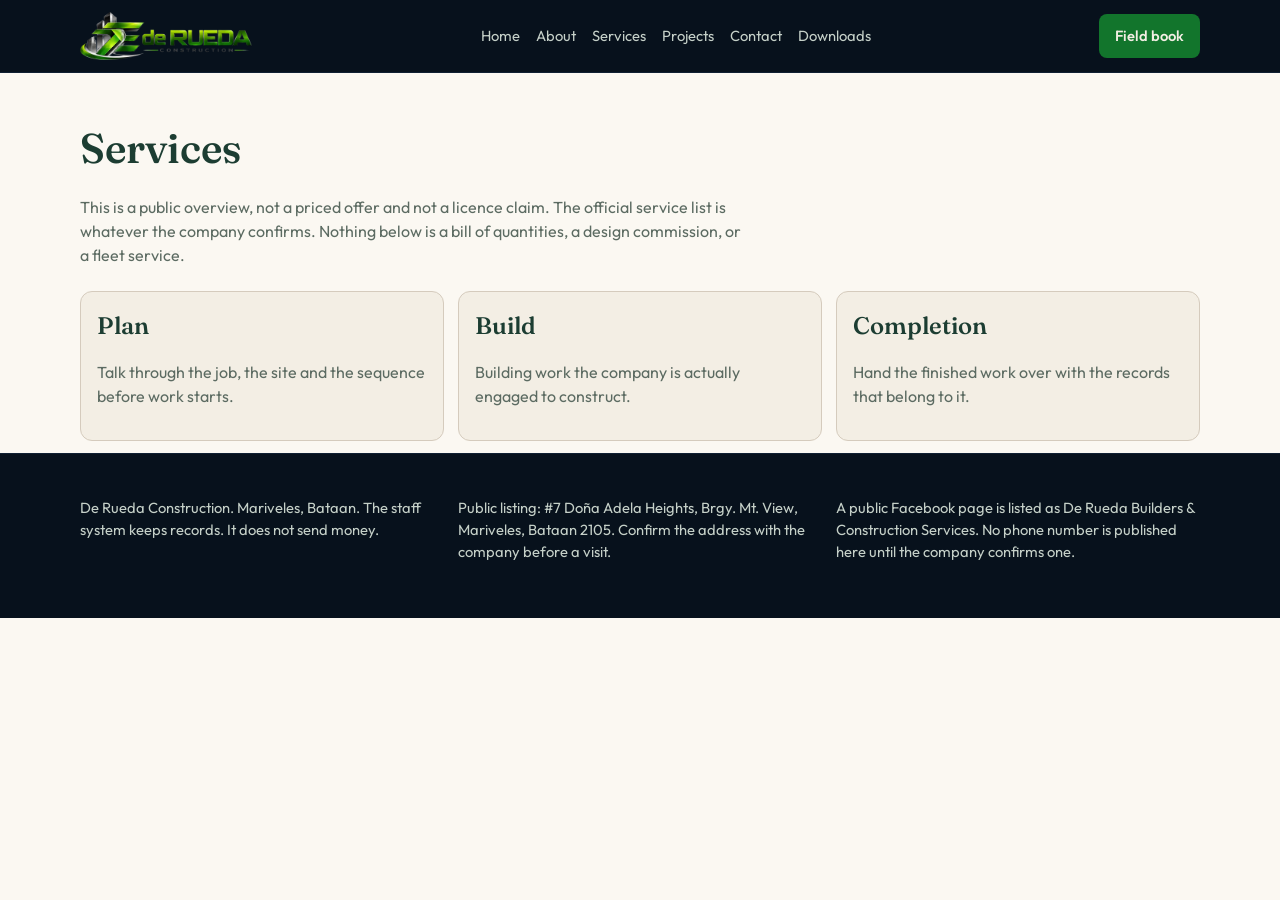
<file: site/services.html>
<!DOCTYPE html>
<html lang="en">
<head>
  <meta charset="utf-8" />
  <meta name="viewport" content="width=device-width, initial-scale=1" />
  <meta name="theme-color" content="#07111c" />
  <title>Services · De Rueda Construction</title>
  <meta name="description" content="De Rueda Construction, Mariveles, Bataan. Public site, field record book, and Android install." />
  <link rel="icon" href="favicon.svg" />
  <link rel="preconnect" href="https://fonts.googleapis.com" />
  <link rel="preconnect" href="https://fonts.gstatic.com" crossorigin />
  <link href="https://fonts.googleapis.com/css2?family=Fraunces:opsz,wght@9..144,500;9..144,600&family=Outfit:wght@400;500;600&display=swap" rel="stylesheet" />
  <link rel="stylesheet" href="styles.css" />
</head>
<body>

<header class="bar">
  <div class="wrap">
    <div class="bar-row">
      <a class="brand" href="index.html" aria-label="De Rueda Construction">
        <img class="logo" src="brand/logo.webp" alt="De Rueda Construction" />
      </a>
      <nav class="desk">
        <a href="index.html">Home</a>
        <a href="about.html">About</a>
        <a href="services.html">Services</a>
        <a href="projects.html">Projects</a>
        <a href="contact.html">Contact</a>
        <a href="downloads.html">Downloads</a>
      </nav>
      <a class="btn gloss" href="field/index.html">Field book</a>
    </div>
    <nav class="mobile">
      <a href="index.html">Home</a>
      <a href="about.html">About</a>
      <a href="services.html">Services</a>
      <a href="projects.html">Projects</a>
      <a href="contact.html">Contact</a>
      <a href="downloads.html">Downloads</a>
      <a href="field/index.html">Field book</a>
    </nav>
  </div>
</header>

<main class="wrap page">
  <h1>Services</h1>
  <p class="muted" style="max-width:42rem">This is a public overview, not a priced offer and not a licence claim. The official service list is whatever the company confirms. Nothing below is a bill of quantities, a design commission, or a fleet service.</p>
  <div class="service-grid" style="margin-top:24px">
    <article class="card"><h2>Plan</h2><p class="muted">Talk through the job, the site and the sequence before work starts.</p></article>
    <article class="card"><h2>Build</h2><p class="muted">Building work the company is actually engaged to construct.</p></article>
    <article class="card"><h2>Completion</h2><p class="muted">Hand the finished work over with the records that belong to it.</p></article>
  </div>
</main>

<footer>
  <div class="wrap foot">
    <p>De Rueda Construction. Mariveles, Bataan. The staff system keeps records. It does not send money.</p>
    <p>Public listing: #7 Doña Adela Heights, Brgy. Mt. View, Mariveles, Bataan 2105. Confirm the address with the company before a visit.</p>
    <p>A public Facebook page is listed as De Rueda Builders & Construction Services. No phone number is published here until the company confirms one.</p>
  </div>
</footer>

</body></html>
</file>
<file: site/styles.css>
:root {
  --ink: #14241c;
  --forest: #1c3d32;
  --canopy: #2d5a48;
  --brass: #a6843d;
  --cream: #f3eee4;
  --paper: #fbf8f2;
  --sand: #e6dccb;
  --line: #d5cbbd;
  --muted: #5c6b62;
  --danger: #8d3b32;
  --night: #07111c;
  --night-raise: #102033;
  --gloss: #12752c;
  --gloss-bright: #3dcc4a;
  --mist: #c5d0c8;
}
* { box-sizing: border-box; }
html { scroll-behavior: smooth; }
body { margin: 0; background: var(--paper); color: var(--ink); font-family: Outfit, "Segoe UI", sans-serif; line-height: 1.5; }
a { color: inherit; }
img { max-width: 100%; display: block; }
.wrap { width: min(1120px, calc(100% - 32px)); margin: 0 auto; }
header.bar { border-bottom: 1px solid var(--night-raise); background: var(--night); color: var(--cream); position: sticky; top: 0; z-index: 5; }
.bar-row { display: flex; align-items: center; justify-content: space-between; gap: 12px; padding: 12px 0; }
.brand { display: flex; align-items: center; text-decoration: none; }
.brand img, .float img { height: 44px; width: auto; }

img.logo {
  display: block;
  width: auto;
  height: 48px;
  max-width: 190px;
  object-fit: contain;
}
.float img.logo { height: 36px; }

nav.desk { display: flex; gap: 16px; }
nav.desk a, nav.mobile a { color: var(--mist); text-decoration: none; font-size: 0.92rem; }
nav.desk a:hover, nav.mobile a:hover { color: var(--cream); }
nav.mobile { display: none; gap: 14px; overflow-x: auto; padding-bottom: 12px; }
nav.mobile a { white-space: nowrap; }
.btn { display: inline-flex; align-items: center; justify-content: center; min-height: 44px; padding: 0 16px; border-radius: 8px; text-decoration: none; font-size: 0.92rem; font-weight: 560; }
.btn.gloss, .btn.forest { background: var(--gloss); color: var(--cream); }
.btn.ghost { border: 1px solid color-mix(in srgb, var(--mist) 45%, transparent); background: transparent; color: var(--cream); }
.btn.text { background: transparent; color: var(--mist); }
h1, h2, h3 { font-family: Fraunces, Georgia, serif; font-weight: 560; color: var(--forest); text-wrap: balance; }
.kicker { color: var(--gloss); font-size: 0.92rem; margin: 0; }
.muted { color: var(--muted); }
.hero { background: var(--night); color: var(--cream); }
.hero-grid { display: grid; gap: 32px; align-items: center; padding: 48px 0; }
.hero h1 { color: var(--cream); font-size: clamp(2.2rem, 5vw, 3.4rem); line-height: 1.08; margin: 8px 0 0; }
.hero .kicker { color: var(--gloss-bright); font-weight: 560; }
.hero p.lead { font-size: 1.12rem; max-width: 40rem; color: var(--mist); text-wrap: pretty; }
.actions { display: flex; flex-wrap: wrap; gap: 12px; margin-top: 22px; }
figure { margin: 0; }
.shot { position: relative; }
.shot img.photo { width: 100%; height: 24rem; object-fit: cover; border-radius: 12px; }
.float { position: absolute; left: 16px; right: 16px; bottom: 16px; background: var(--night); border-radius: 12px; padding: 16px; }
.float img { height: 36px; width: auto; }
.float p { margin: 12px 0 0; }
.float .sub { margin-top: 4px; color: var(--mist); font-size: 0.92rem; }
figcaption { margin-top: 8px; font-size: 0.75rem; color: var(--mist); }
.home-grid { display: grid; gap: 28px; padding: 40px 0; }
.points { display: grid; gap: 14px; list-style: none; padding: 0; margin: 18px 0 0; }
.points li, .roles, article.card, .panel { border: 1px solid var(--line); background: var(--cream); border-radius: 12px; padding: 16px; }
.points h3 { margin: 10px 0 0; font-size: 1.25rem; }
.points p, .roles p { margin: 4px 0 0; }
.mark { width: 20px; height: 20px; color: var(--gloss); }
.roles h2, .home-grid h2 { margin: 0; font-size: 1.8rem; }
.roles ul { list-style: none; padding: 0; margin: 16px 0 0; display: grid; gap: 14px; }
.roles strong { color: var(--forest); }
.close { display: grid; gap: 24px; align-items: center; padding: 8px 0 36px; border-top: 1px solid var(--line); }
.close img { width: 100%; height: 18rem; object-fit: cover; border-radius: 12px; }
main { padding-bottom: 8px; }
.page { padding: 36px 0 12px; }
.page h1 { font-size: clamp(2rem, 4vw, 2.6rem); margin: 8px 0 0; }
.split { display: grid; gap: 28px; }
.service-grid, .three { display: grid; gap: 14px; }
article.card h2 { margin: 0; font-size: 1.5rem; }
.empty { border: 1px dashed var(--line); border-radius: 12px; padding: 36px 16px; text-align: center; color: var(--muted); }
form { display: grid; gap: 14px; margin-top: 18px; }
label { display: grid; gap: 4px; font-size: 0.92rem; font-weight: 560; }
input, select, textarea { font: inherit; min-height: 44px; border: 1px solid var(--line); border-radius: 8px; padding: 8px 12px; background: var(--paper); color: var(--ink); width: 100%; }
textarea { min-height: 120px; }
.check { display: flex; gap: 8px; align-items: flex-start; font-weight: 450; }
.check input { width: auto; margin-top: 4px; }
button.btn { border: 0; cursor: pointer; }
.note { background: var(--cream); border-radius: 12px; padding: 14px; }
ol.steps { color: var(--muted); padding-left: 1.2rem; }
footer { border-top: 1px solid var(--night-raise); background: var(--night); color: var(--mist); }
.foot { display: grid; gap: 14px; padding: 28px 0 40px; font-size: 0.92rem; }
.sha { font-family: ui-monospace, monospace; font-size: 0.72rem; word-break: break-all; color: var(--muted); }
@media (min-width: 800px) {
  .hero-grid, .split, .close { grid-template-columns: 1.1fr 0.9fr; }
  .home-grid { grid-template-columns: 1.4fr 0.8fr; }
  .points { grid-template-columns: 1fr 1fr; }
  .service-grid, .three, .foot { grid-template-columns: repeat(3, 1fr); }
  nav.mobile { display: none; }
}
@media (max-width: 799px) {
  nav.desk { display: none; }
  nav.mobile { display: flex; }
  .shot img.photo { height: 20rem; }
}
@media (prefers-reduced-motion: reduce) {
  html { scroll-behavior: auto; }
}
</file>
